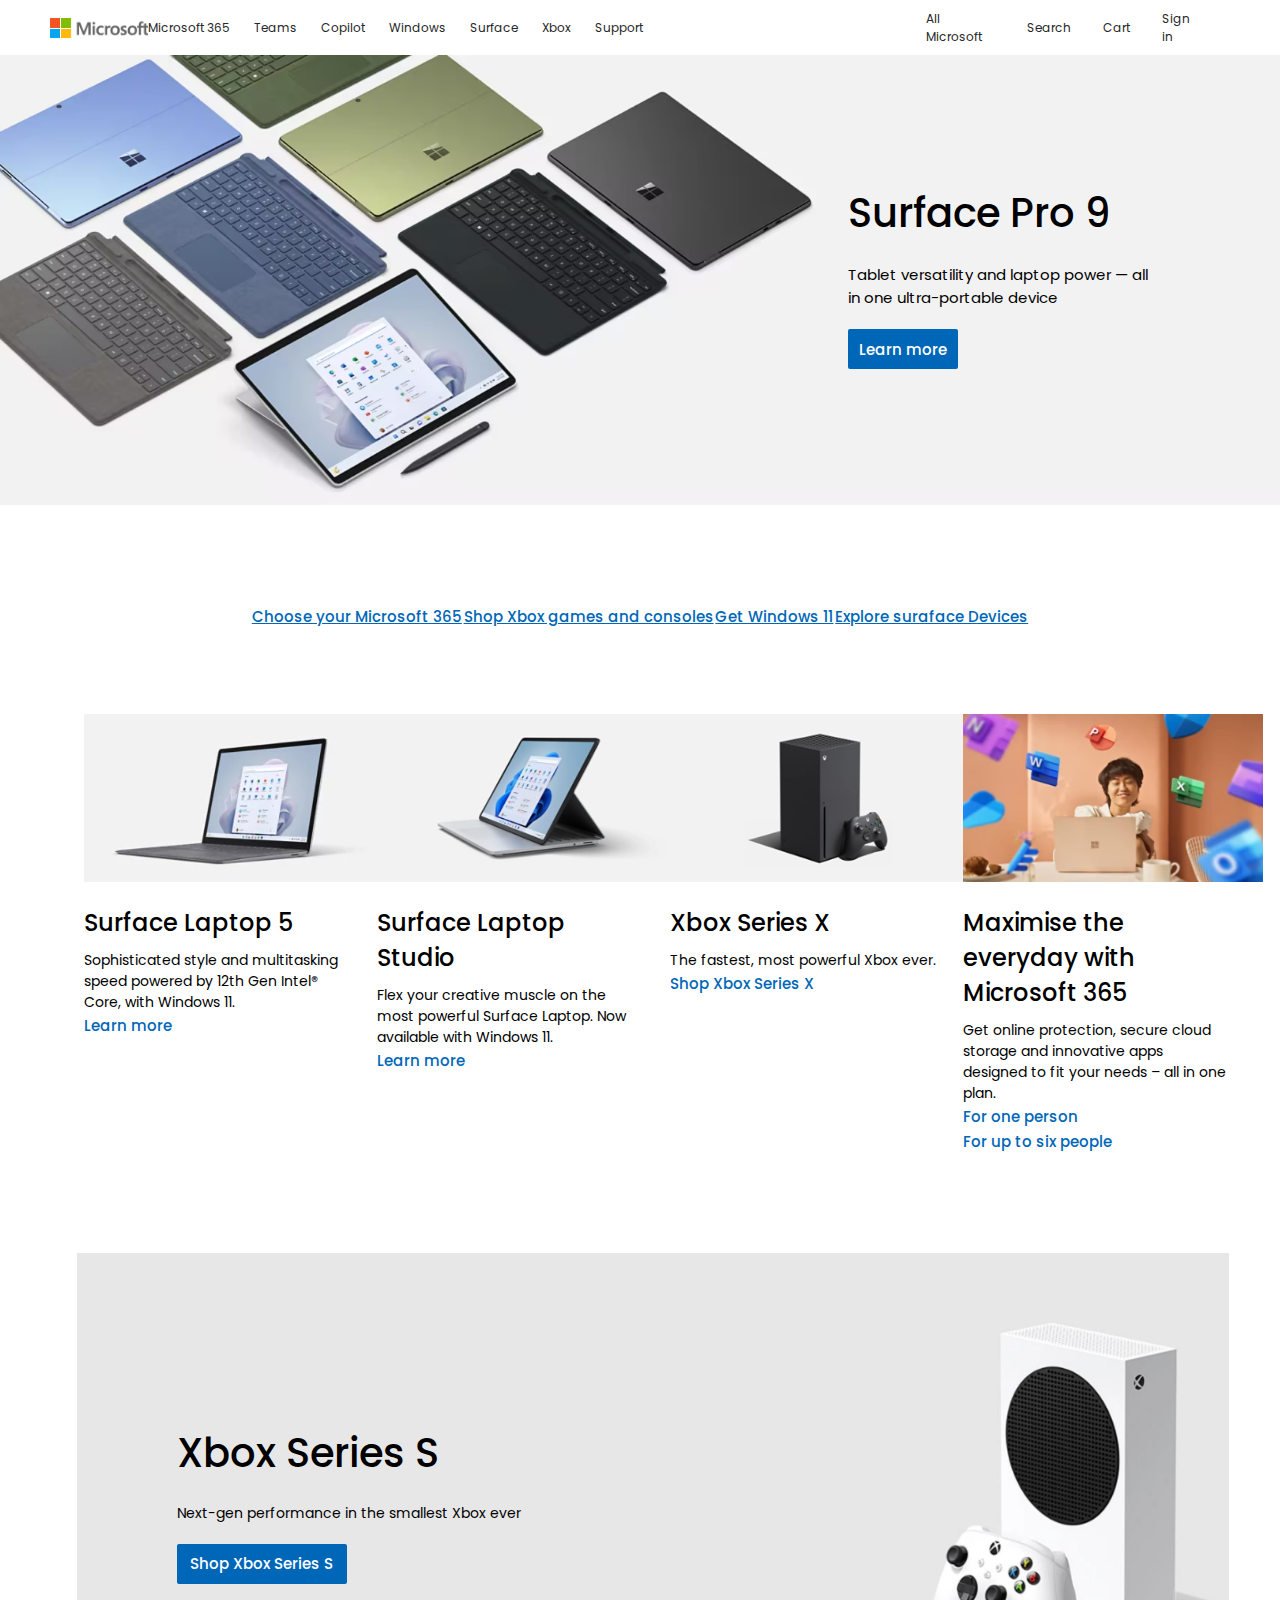
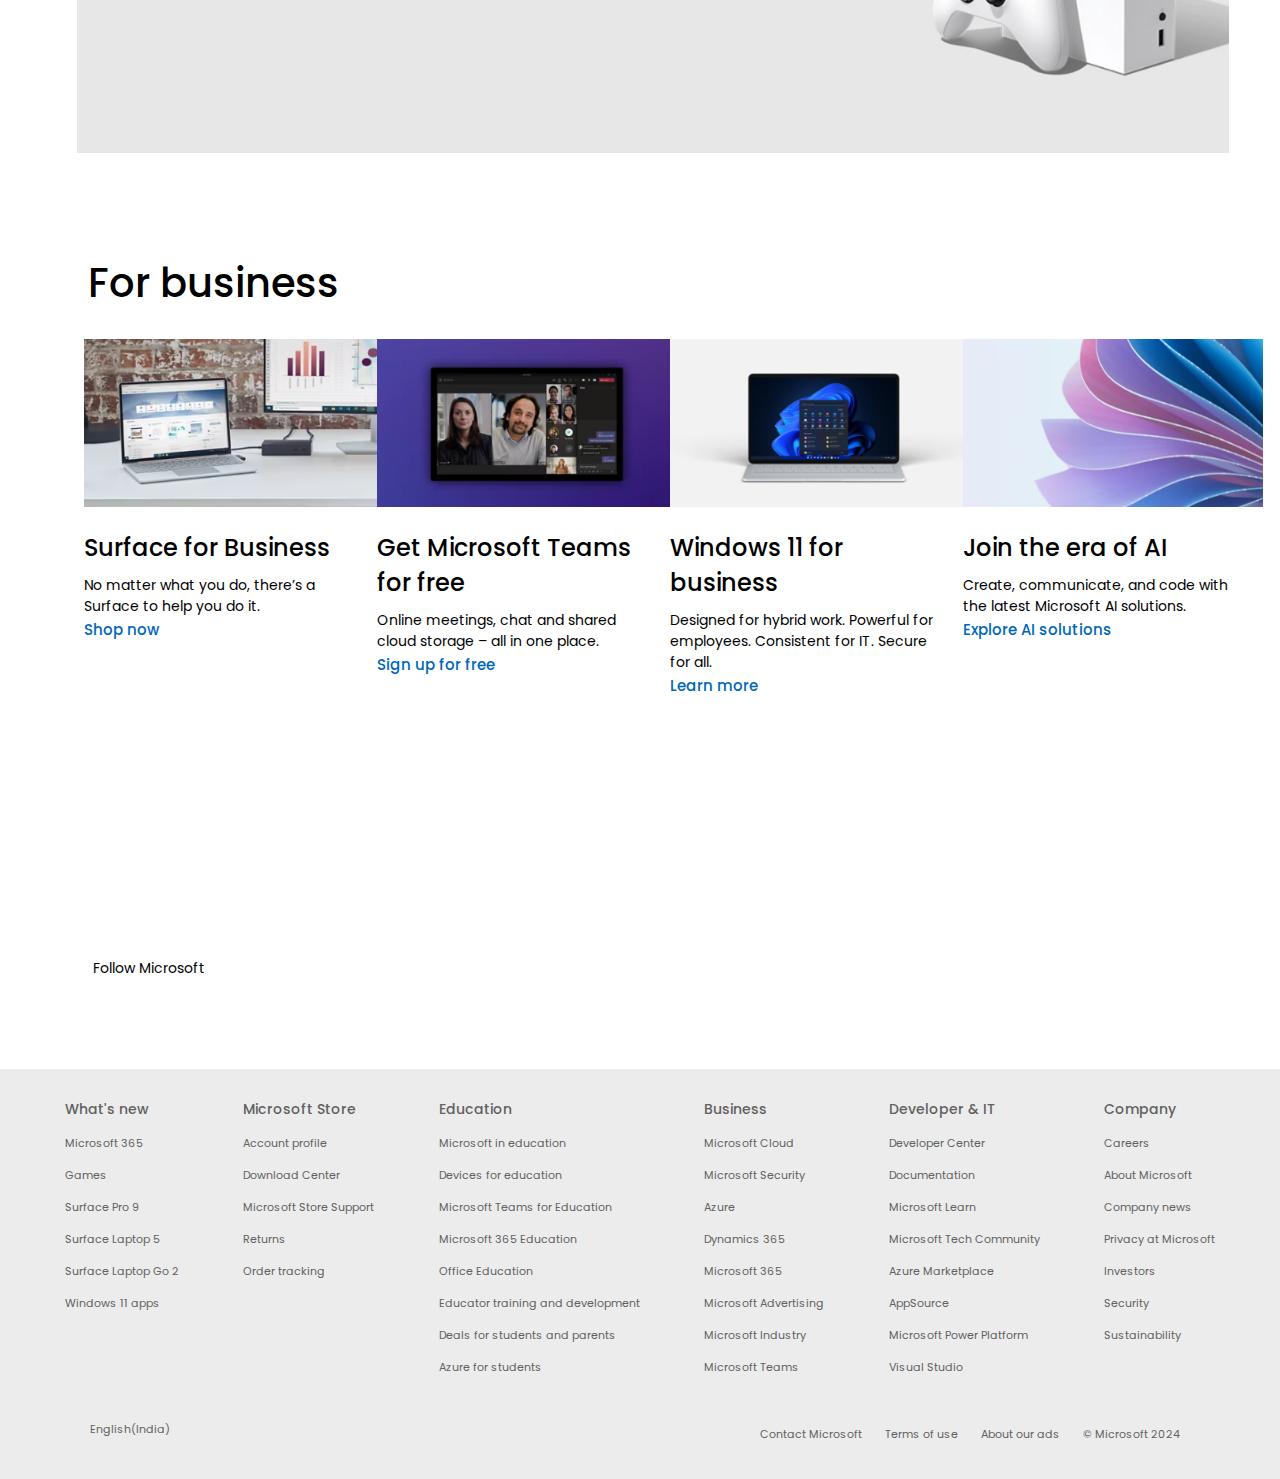
<file: index.html>
<!DOCTYPE html>
<html lang="en">
<head>
    <meta charset="UTF-8">
    <meta name="viewport" content="width=device-width, initial-scale=1.0">
    <title>Microsoft-Cloud,Computers,Apps,Games</title>
    <Link rel="icon" href="logo_ms.png"> 
    <link rel="preconnect" href="https://fonts.googleapis.com">
<link rel="preconnect" href="https://fonts.gstatic.com" crossorigin>
<link href="https://fonts.googleapis.com/css2?family=Poppins:ital,wght@0,100;0,200;0,300;0,400;0,500;0,600;0,700;0,800;0,900;1,100;1,200;1,300;1,400;1,500;1,600;1,700;1,800;1,900&display=swap" rel="stylesheet">
    <link rel="stylesheet" href="microsoft.css">
    <link rel="stylesheet" href="https://cdnjs.cloudflare.com/ajax/libs/font-awesome/6.5.1/css/all.min.css" integrity="sha512-DTOQO9RWCH3ppGqcWaEA1BIZOC6xxalwEsw9c2QQeAIftl+Vegovlnee1c9QX4TctnWMn13TZye+giMm8e2LwA==" crossorigin="anonymous" referrerpolicy="no-referrer" />
</head>
<body>
    <header>
        <div class="navbar">
            <div class="logo"></div>
            <div class="optns">
                <ul>
                    <a href="#">Microsoft 365</a>
                    <a href="#">Teams</a>
                    <a href="#">Copilot</a>
                    <a href="#">Windows</a>
                    <a href="#">Surface</a>
                    <a href="#">Xbox</a>
                    <a href="#">Support</a>
                </ul>
            </div>
            <div class="optns2">
                <ul>
                    <a href="#"><span>All Microsoft</span><i class="fa-solid fa-angle-down" style="margin-top: 5px;"></i></a>
                    <a href="#"><span>Search</span><i class="fa-solid fa-magnifying-glass"></i></a>
                    <a href="#"><span>Cart</span><i class="fa-solid fa-cart-shopping"></i></a>
                    <a href="#"><span>Sign in</span><i class="fa-regular fa-circle-user"></i></a>
                </ul>
            </div>
        </div>
    </header>
        <div class="hero-section">
            <div class="hero-msg">
                <p><h1>Surface Pro 9</h1></p>
               <div class="msg"> <p>Tablet versatility and laptop power — all in one ultra-portable device</p></div>
                <button>Learn more</button>
            </div>
        </div>
        <div class="slide-ops">
            <i class="fa-regular fa-circle-pause"></i>
            <i class="fa-solid fa-angle-left"></i>
            <i class="fa-regular fa-circle"></i>
            <i class="fa-solid fa-circle"></i>
            <i class="fa-solid fa-angle-right"></i>
        </div>
        <div class="wind-links">
            <i class="fa-brands fa-microsoft">
                <a href="#">Choose your Microsoft 365</a>
            </i>
            <i class="fa-brands fa-xbox">
                <a href="#">Shop Xbox games and consoles</a>
            </i>
            <i class="fa-brands fa-microsoft">
                <a href="#">Get Windows 11</a>
            </i>
            <i class="fa-solid fa-laptop">
                <a href="#">Explore suraface Devices</a>
            </i>
        </div>
        <div class="website-main">
            <div class="main-sectn">
                <div class="mainbox">
                    <div class="laptop">
                        <div class="main-img">
                            <img src="laptop_img.webp" alt="laptop image">
                        </div>
                        <div class="main-content">
                            <h1>Surface Laptop 5</h1>
                        <p>Sophisticated style and multitasking speed powered by 12th Gen Intel® Core, with Windows 11.</p>
                        <a href="#">Learn more <i class="fa-solid fa-chevron-right"></i></a>
                        </div>
                    </div>
                </div>
                <div class="mainbox">
                    <div class="laptop2">
                        <div class="main-img">
                            <img src="laptop_img2.webp" alt="laptop image">
                        </div>
                       <div class="main-content">
                        <h1>Surface Laptop Studio</h1>
                        <p>Flex your creative muscle on the most powerful Surface Laptop. Now available with Windows 11.</p>
                        <a href="#">Learn more <i class="fa-solid fa-chevron-right"></i></a>
                       </div>
                    </div>
                </div>
                <div class="mainbox">
                    <div class="sound-system">
                        <div class="main-img">
                            <img src="xbox_img.webp" alt="xbox img">
                        </div>
                      <div class="main-content">
                        <h1>Xbox Series X</h1>
                        <p>The fastest, most powerful Xbox ever.</p>
                        <a href="#">Shop Xbox Series X <i class="fa-solid fa-chevron-right"></i></a>
                      </div>
                    </div>
                </div>
                <div class="mainbox">
                    <div class="mc-365">
                        <div class="main-img">
                            <img src="mc_365_img.avif" alt="microsoft 365">
                        </div>
                        <div class="main-content">
                            <h1>Maximise the everyday with Microsoft 365</h1>
                        <p>Get online protection, secure cloud storage and innovative apps designed to fit your needs – all in one plan.</p>
                        <a href="#">For one person <i class="fa-solid fa-chevron-right"></i></a><br>
                        <a href="#">For up to six people <i class="fa-solid fa-chevron-right"></i></a>
                        </div>
                    </div>
                </div>
               </div>
            <div class="xbox-hero">
                <div class="xbox-msg">
                    <h1>Xbox Series S</h1>
                <p>Next-gen performance in the smallest Xbox ever</p>
                <button>Shop Xbox Series S</button>
                </div>
               </div>
            <div class="business">
                <div class="business-heading">
                    <h1>For business</h1>
                </div>
                <div class="main-sectn">
                    <div class="mainbox">
                        <div class="laptop">
                            <div class="main-img">
                                <img src="img_01.avif" alt="laptop image">
                            </div>
                            <div class="main-content">
                                <h1>Surface for Business</h1>
                            <p>No matter what you do, there’s a Surface to help you do it.</p>
                            <a href="#">Shop now <i class="fa-solid fa-chevron-right"></i></a>
                            </div>
                        </div>
                    </div>
                <div class="mainbox">
                    <div class="laptop2">
                        <div class="main-img">
                            <img src="img_02.webp" alt="image">
                        </div>
                       <div class="main-content">
                        <h1>Get Microsoft Teams for free</h1>
                        <p>Online meetings, chat and shared cloud storage – all in one place.</p>
                        <a href="#">Sign up for free <i class="fa-solid fa-chevron-right"></i></a>
                       </div>
                    </div>
                </div>
                <div class="mainbox">
                    <div class="sound-system">
                        <div class="main-img">
                            <img src="Content-Card-Windows-11-Business-img.jpeg" alt="image">
                        </div>
                      <div class="main-content">
                        <h1>Windows 11 for business</h1>
                        <p>Designed for hybrid work. Powerful for employees. Consistent for IT. Secure for all.</p>
                        <a href="#">Learn more <i class="fa-solid fa-chevron-right"></i></a>
                      </div>
                    </div>
                </div>
                <div class="mainbox">
                    <div class="mc-365">
                        <div class="main-img">
                            <img src="img_03.avif" alt="image">
                        </div>
                        <div class="main-content">
                            <h1>Join the era of AI</h1>
                        <p>Create, communicate, and code with the latest Microsoft AI solutions.</p>
                        <a href="#">Explore AI solutions <i class="fa-solid fa-chevron-right"></i></a><br>
                        </div>
                    </div>
                </div>
               </div>
            </div>
        </div>
        <div class="contact-us">
            <div class="social-media">
                <p>Follow Microsoft </p>
                <a href="#"><i class="fa-brands fa-facebook-f"></i></a>
                <a href="#"><i class="fa-brands fa-x-twitter"></i></a>
                <a href="#"><i class="fa-brands fa-youtube"></i></a>
            </div>
        </div>
        <footer>
            <div class="foot-panel">
                <ul>
                    <p>What's new</p>
                    <a href="#">Microsoft 365</a>
                    <a href="#">Games</a>
                    <a href="#">Surface Pro 9</a>
                    <a href="#">Surface Laptop 5</a>
                    <a href="#">Surface Laptop Go 2</a>
                    <a href="#">Windows 11 apps</a>
                </ul>
                <ul>
                    <p>Microsoft Store</p></li>
                    <a href="#">Account profile</a>
                    <a href="#">Download Center</a>
                    <a href="#">Microsoft Store Support</a>
                    <a href="#">Returns</a>
                    <a href="#">Order tracking</a>
                </ul>
                <ul>
                    <p>Education</p>
                    <a href="#">Microsoft in education</a>
                    <a href="#">Devices for education</a>
                    <a href="#">Microsoft Teams for Education</a>
                    <a href="#">Microsoft 365 Education</a>
                    <a href="#">Office Education</a>
                    <a href="#">Educator training and development</a>
                    <a href="#">Deals for students and parents</a>
                    <a href="#">Azure for students</a>
                </ul>
                <ul>
                    <p>Business</p>
                    <a href="#">Microsoft Cloud</a>
                    <a href="#">Microsoft Security</a>
                    <a href="#">Azure</a>
                    <a href="#">Dynamics 365</a>
                    <a href="#">Microsoft 365</a>
                    <a href="#">Microsoft Advertising</a>
                    <a href="#">Microsoft Industry</a>
                    <a href="#">Microsoft Teams</a>
                </ul>
                <ul>
                    <p>Developer &amp; IT</p>
                    <a href="#">Developer Center</a>
                    <a href="#">Documentation</a>
                    <a href="#">Microsoft Learn</a>
                    <a href="#">Microsoft Tech Community</a>
                    <a href="#">Azure Marketplace</a>
                    <a href="#">AppSource</a>
                    <a href="#">Microsoft Power Platform</a>
                    <a href="#">Visual Studio</a>
                </ul>
                <ul>
                    <p>Company</p>
                    <a href="#">Careers</a>
                    <a href="#">About Microsoft</a>
                    <a href="#">Company news</a>
                    <a href="#">Privacy at Microsoft</a>
                    <a href="#">Investors</a>
                    <a href="#">Security</a>
                    <a href="#">Sustainability</a>
                </ul>
            </div>
            <div class="footer-list">
                <div class="foot-panel2">
                    <ul>
                        <a href="#">Contact Microsoft</a>
                        <a href="#">Terms of use</a>
                        <a href="#">About our ads</a>
                        <a href="#">© Microsoft 2024</a>
                    </ul>
                </div>
                <div class="foot-links">
                        <a href="#"><i class="fa-solid fa-earth-americas" style="font-size: 20px;"></i><span>English(India)</span></a>
                </div>
            </div>
        </footer>
    </body>
</html>
</file>
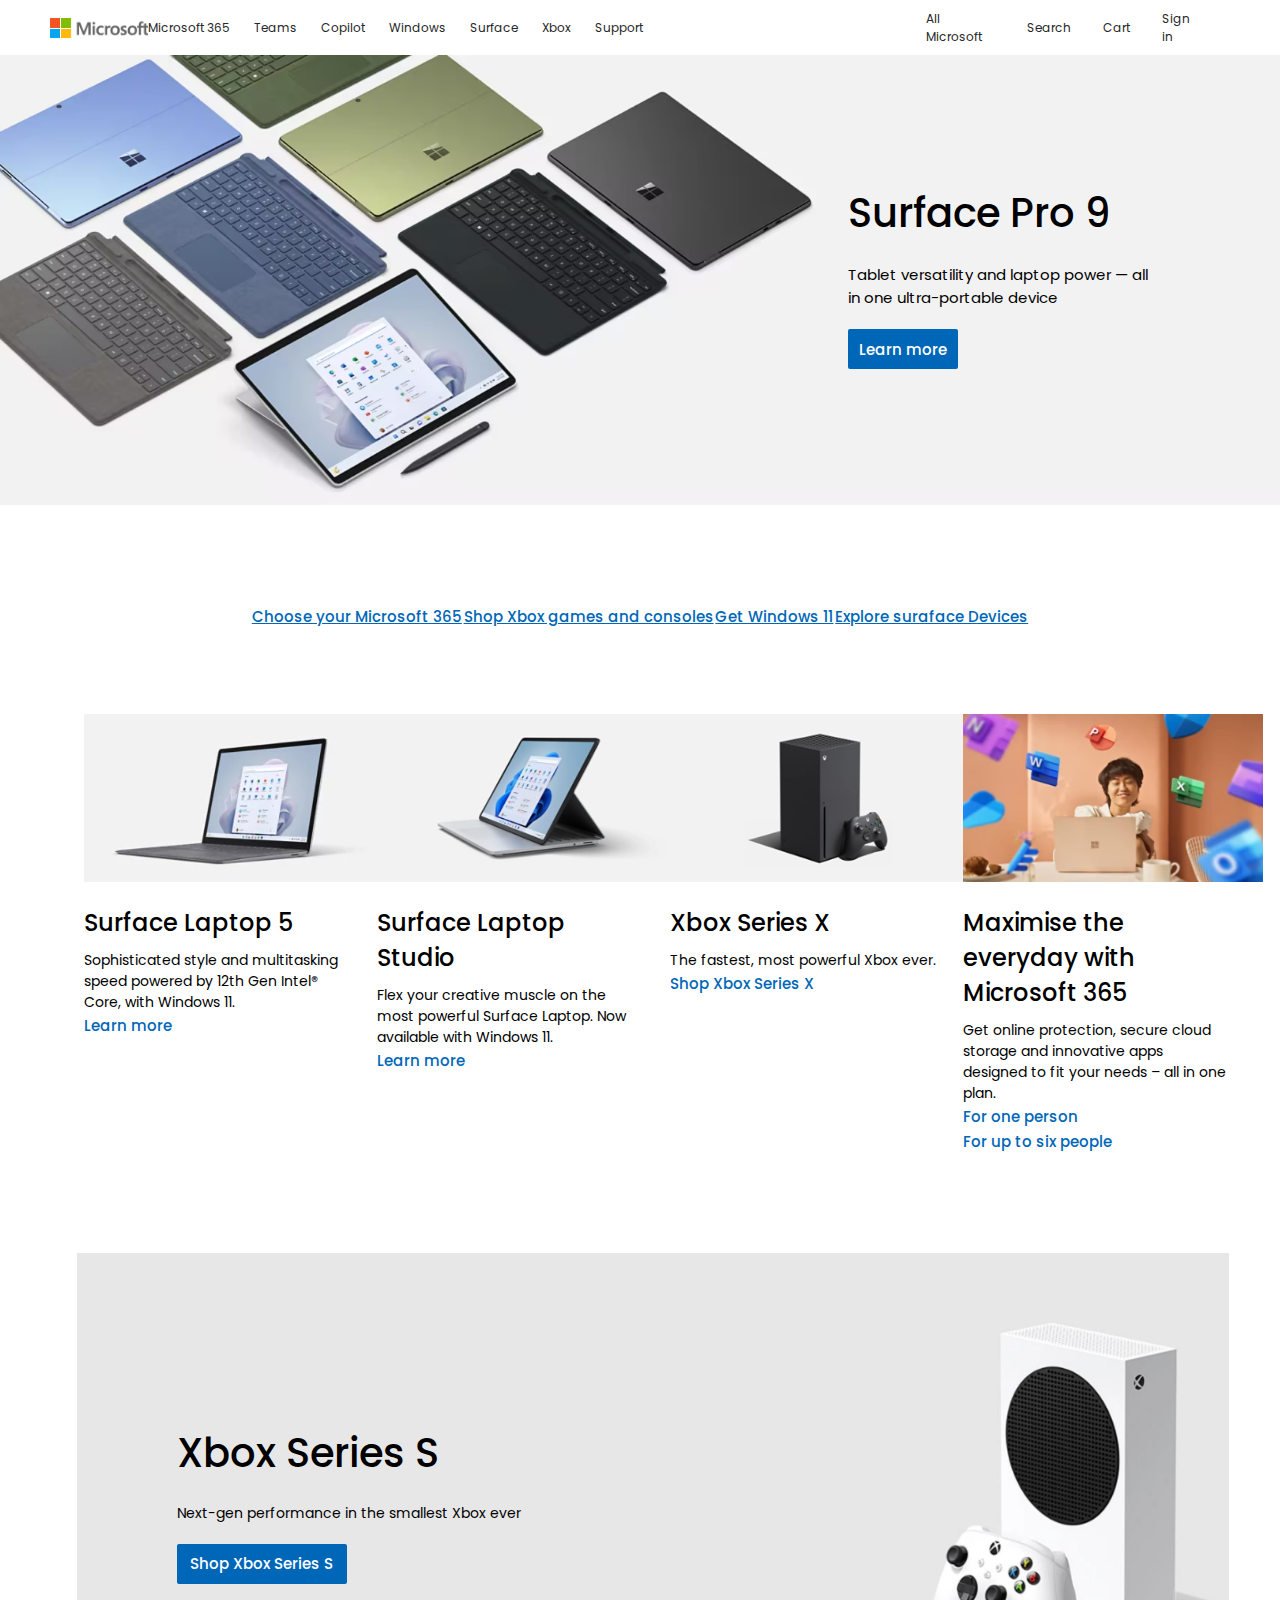
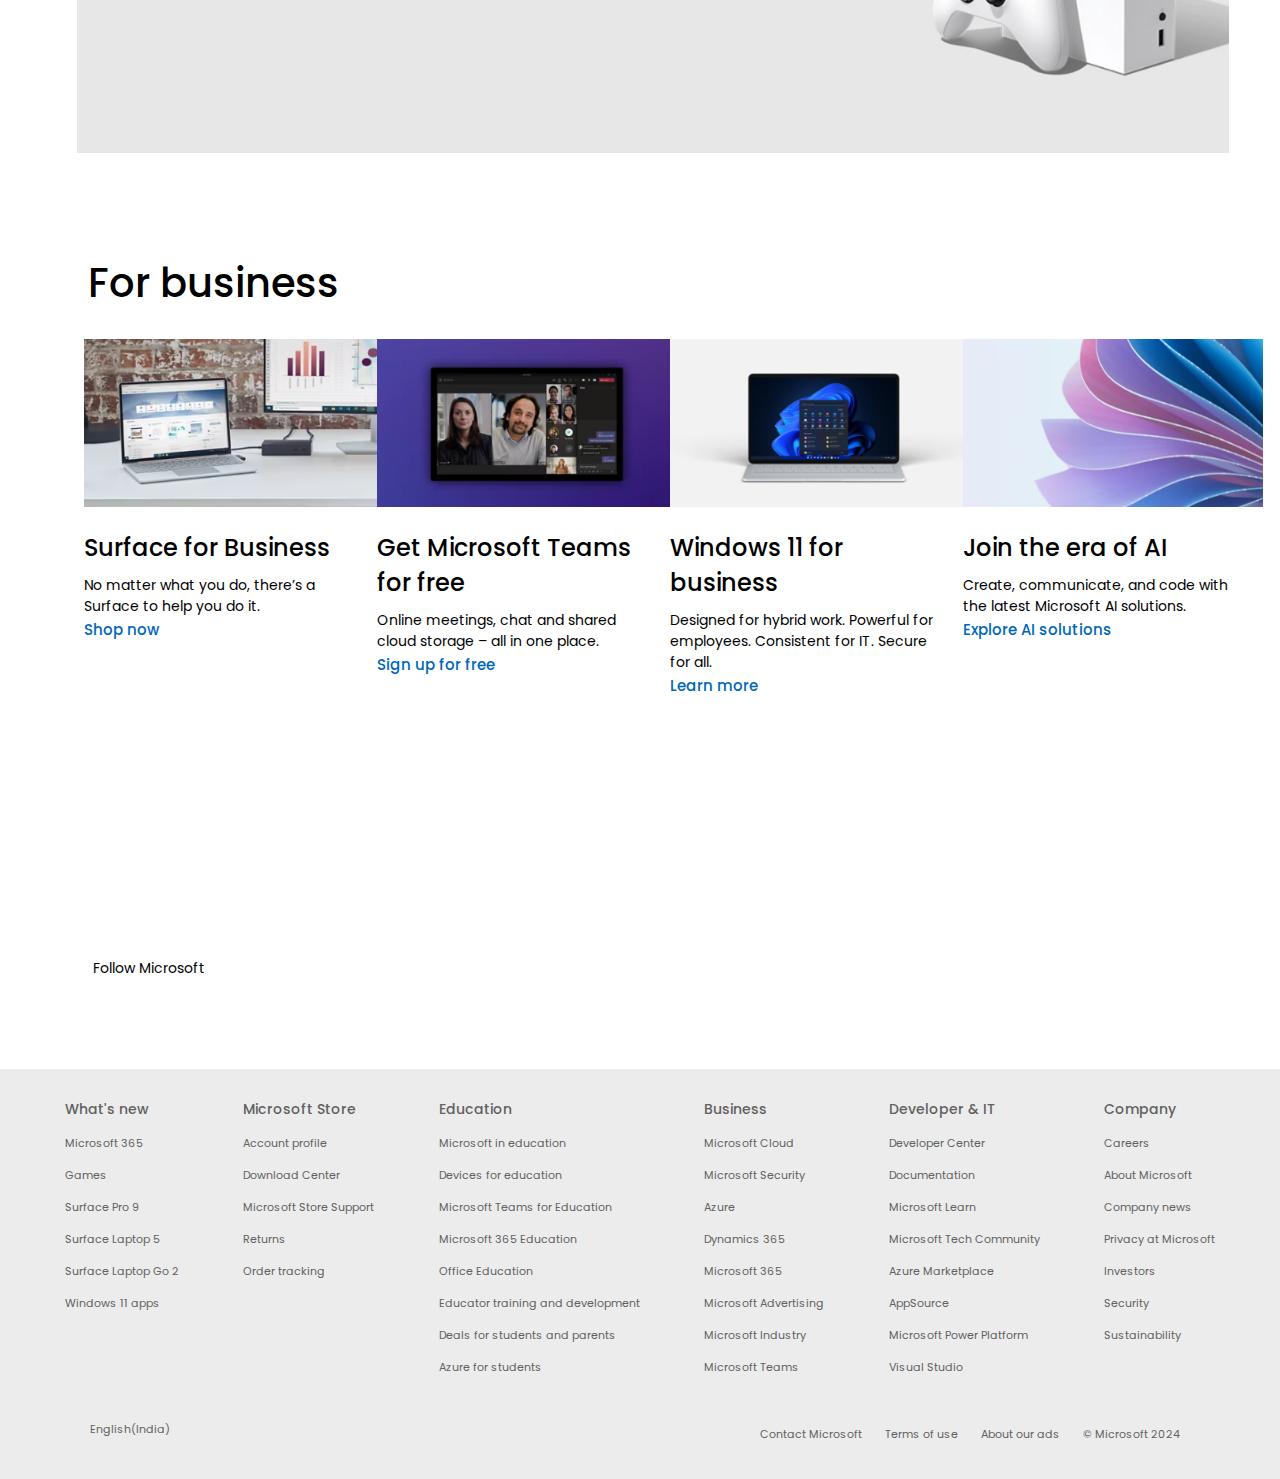
<file: microsoft.html>
<!DOCTYPE html>
<html lang="en">
<head>
    <meta charset="UTF-8">
    <meta name="viewport" content="width=device-width, initial-scale=1.0">
    <title>Microsoft-Cloud,Computers,Apps,Games</title>
    <Link rel="icon" href="logo_ms.png"> 
    <link rel="preconnect" href="https://fonts.googleapis.com">
<link rel="preconnect" href="https://fonts.gstatic.com" crossorigin>
<link href="https://fonts.googleapis.com/css2?family=Poppins:ital,wght@0,100;0,200;0,300;0,400;0,500;0,600;0,700;0,800;0,900;1,100;1,200;1,300;1,400;1,500;1,600;1,700;1,800;1,900&display=swap" rel="stylesheet">
    <link rel="stylesheet" href="microsoft.css">
    <link rel="stylesheet" href="https://cdnjs.cloudflare.com/ajax/libs/font-awesome/6.5.1/css/all.min.css" integrity="sha512-DTOQO9RWCH3ppGqcWaEA1BIZOC6xxalwEsw9c2QQeAIftl+Vegovlnee1c9QX4TctnWMn13TZye+giMm8e2LwA==" crossorigin="anonymous" referrerpolicy="no-referrer" />
</head>
<body>
    <header>
        <div class="navbar">
            <div class="logo"></div>
            <div class="optns">
                <ul>
                    <a href="#">Microsoft 365</a>
                    <a href="#">Teams</a>
                    <a href="#">Copilot</a>
                    <a href="#">Windows</a>
                    <a href="#">Surface</a>
                    <a href="#">Xbox</a>
                    <a href="#">Support</a>
                </ul>
            </div>
            <div class="optns2">
                <ul>
                    <a href="#"><span>All Microsoft</span><i class="fa-solid fa-angle-down" style="margin-top: 5px;"></i></a>
                    <a href="#"><span>Search</span><i class="fa-solid fa-magnifying-glass"></i></a>
                    <a href="#"><span>Cart</span><i class="fa-solid fa-cart-shopping"></i></a>
                    <a href="#"><span>Sign in</span><i class="fa-regular fa-circle-user"></i></a>
                </ul>
            </div>
        </div>
    </header>
        <div class="hero-section">
            <div class="hero-msg">
                <p><h1>Surface Pro 9</h1></p>
               <div class="msg"> <p>Tablet versatility and laptop power — all in one ultra-portable device</p></div>
                <button>Learn more</button>
            </div>
        </div>
        <div class="slide-ops">
            <i class="fa-regular fa-circle-pause"></i>
            <i class="fa-solid fa-angle-left"></i>
            <i class="fa-regular fa-circle"></i>
            <i class="fa-solid fa-circle"></i>
            <i class="fa-solid fa-angle-right"></i>
        </div>
        <div class="wind-links">
            <i class="fa-brands fa-microsoft">
                <a href="#">Choose your Microsoft 365</a>
            </i>
            <i class="fa-brands fa-xbox">
                <a href="#">Shop Xbox games and consoles</a>
            </i>
            <i class="fa-brands fa-microsoft">
                <a href="#">Get Windows 11</a>
            </i>
            <i class="fa-solid fa-laptop">
                <a href="#">Explore suraface Devices</a>
            </i>
        </div>
        <div class="website-main">
            <div class="main-sectn">
                <div class="mainbox">
                    <div class="laptop">
                        <div class="main-img">
                            <img src="laptop_img.webp" alt="laptop image">
                        </div>
                        <div class="main-content">
                            <h1>Surface Laptop 5</h1>
                        <p>Sophisticated style and multitasking speed powered by 12th Gen Intel® Core, with Windows 11.</p>
                        <a href="#">Learn more <i class="fa-solid fa-chevron-right"></i></a>
                        </div>
                    </div>
                </div>
                <div class="mainbox">
                    <div class="laptop2">
                        <div class="main-img">
                            <img src="laptop_img2.webp" alt="laptop image">
                        </div>
                       <div class="main-content">
                        <h1>Surface Laptop Studio</h1>
                        <p>Flex your creative muscle on the most powerful Surface Laptop. Now available with Windows 11.</p>
                        <a href="#">Learn more <i class="fa-solid fa-chevron-right"></i></a>
                       </div>
                    </div>
                </div>
                <div class="mainbox">
                    <div class="sound-system">
                        <div class="main-img">
                            <img src="xbox_img.webp" alt="xbox img">
                        </div>
                      <div class="main-content">
                        <h1>Xbox Series X</h1>
                        <p>The fastest, most powerful Xbox ever.</p>
                        <a href="#">Shop Xbox Series X <i class="fa-solid fa-chevron-right"></i></a>
                      </div>
                    </div>
                </div>
                <div class="mainbox">
                    <div class="mc-365">
                        <div class="main-img">
                            <img src="mc_365_img.avif" alt="microsoft 365">
                        </div>
                        <div class="main-content">
                            <h1>Maximise the everyday with Microsoft 365</h1>
                        <p>Get online protection, secure cloud storage and innovative apps designed to fit your needs – all in one plan.</p>
                        <a href="#">For one person <i class="fa-solid fa-chevron-right"></i></a><br>
                        <a href="#">For up to six people <i class="fa-solid fa-chevron-right"></i></a>
                        </div>
                    </div>
                </div>
               </div>
            <div class="xbox-hero">
                <div class="xbox-msg">
                    <h1>Xbox Series S</h1>
                <p>Next-gen performance in the smallest Xbox ever</p>
                <button>Shop Xbox Series S</button>
                </div>
               </div>
            <div class="business">
                <div class="business-heading">
                    <h1>For business</h1>
                </div>
                <div class="main-sectn">
                    <div class="mainbox">
                        <div class="laptop">
                            <div class="main-img">
                                <img src="img_01.avif" alt="laptop image">
                            </div>
                            <div class="main-content">
                                <h1>Surface for Business</h1>
                            <p>No matter what you do, there’s a Surface to help you do it.</p>
                            <a href="#">Shop now <i class="fa-solid fa-chevron-right"></i></a>
                            </div>
                        </div>
                    </div>
                <div class="mainbox">
                    <div class="laptop2">
                        <div class="main-img">
                            <img src="img_02.webp" alt="image">
                        </div>
                       <div class="main-content">
                        <h1>Get Microsoft Teams for free</h1>
                        <p>Online meetings, chat and shared cloud storage – all in one place.</p>
                        <a href="#">Sign up for free <i class="fa-solid fa-chevron-right"></i></a>
                       </div>
                    </div>
                </div>
                <div class="mainbox">
                    <div class="sound-system">
                        <div class="main-img">
                            <img src="Content-Card-Windows-11-Business-img.jpeg" alt="image">
                        </div>
                      <div class="main-content">
                        <h1>Windows 11 for business</h1>
                        <p>Designed for hybrid work. Powerful for employees. Consistent for IT. Secure for all.</p>
                        <a href="#">Learn more <i class="fa-solid fa-chevron-right"></i></a>
                      </div>
                    </div>
                </div>
                <div class="mainbox">
                    <div class="mc-365">
                        <div class="main-img">
                            <img src="img_03.avif" alt="image">
                        </div>
                        <div class="main-content">
                            <h1>Join the era of AI</h1>
                        <p>Create, communicate, and code with the latest Microsoft AI solutions.</p>
                        <a href="#">Explore AI solutions <i class="fa-solid fa-chevron-right"></i></a><br>
                        </div>
                    </div>
                </div>
               </div>
            </div>
        </div>
        <div class="contact-us">
            <div class="social-media">
                <p>Follow Microsoft </p>
                <a href="#"><i class="fa-brands fa-facebook-f"></i></a>
                <a href="#"><i class="fa-brands fa-x-twitter"></i></a>
                <a href="#"><i class="fa-brands fa-youtube"></i></a>
            </div>
        </div>
        <footer>
            <div class="foot-panel">
                <ul>
                    <p>What's new</p>
                    <a href="#">Microsoft 365</a>
                    <a href="#">Games</a>
                    <a href="#">Surface Pro 9</a>
                    <a href="#">Surface Laptop 5</a>
                    <a href="#">Surface Laptop Go 2</a>
                    <a href="#">Windows 11 apps</a>
                </ul>
                <ul>
                    <p>Microsoft Store</p></li>
                    <a href="#">Account profile</a>
                    <a href="#">Download Center</a>
                    <a href="#">Microsoft Store Support</a>
                    <a href="#">Returns</a>
                    <a href="#">Order tracking</a>
                </ul>
                <ul>
                    <p>Education</p>
                    <a href="#">Microsoft in education</a>
                    <a href="#">Devices for education</a>
                    <a href="#">Microsoft Teams for Education</a>
                    <a href="#">Microsoft 365 Education</a>
                    <a href="#">Office Education</a>
                    <a href="#">Educator training and development</a>
                    <a href="#">Deals for students and parents</a>
                    <a href="#">Azure for students</a>
                </ul>
                <ul>
                    <p>Business</p>
                    <a href="#">Microsoft Cloud</a>
                    <a href="#">Microsoft Security</a>
                    <a href="#">Azure</a>
                    <a href="#">Dynamics 365</a>
                    <a href="#">Microsoft 365</a>
                    <a href="#">Microsoft Advertising</a>
                    <a href="#">Microsoft Industry</a>
                    <a href="#">Microsoft Teams</a>
                </ul>
                <ul>
                    <p>Developer &amp; IT</p>
                    <a href="#">Developer Center</a>
                    <a href="#">Documentation</a>
                    <a href="#">Microsoft Learn</a>
                    <a href="#">Microsoft Tech Community</a>
                    <a href="#">Azure Marketplace</a>
                    <a href="#">AppSource</a>
                    <a href="#">Microsoft Power Platform</a>
                    <a href="#">Visual Studio</a>
                </ul>
                <ul>
                    <p>Company</p>
                    <a href="#">Careers</a>
                    <a href="#">About Microsoft</a>
                    <a href="#">Company news</a>
                    <a href="#">Privacy at Microsoft</a>
                    <a href="#">Investors</a>
                    <a href="#">Security</a>
                    <a href="#">Sustainability</a>
                </ul>
            </div>
            <div class="footer-list">
                <div class="foot-panel2">
                    <ul>
                        <a href="#">Contact Microsoft</a>
                        <a href="#">Terms of use</a>
                        <a href="#">About our ads</a>
                        <a href="#">© Microsoft 2024</a>
                    </ul>
                </div>
                <div class="foot-links">
                        <a href="#"><i class="fa-solid fa-earth-americas" style="font-size: 20px;"></i><span>English(India)</span></a>
                </div>
            </div>
        </footer>
    </body>
</html>
</file>
<file: microsoft.css>
*{
    margin: 0;
    padding: 0;
    font-family: "Poppins", sans-serif;
    /* font-family: 'Segoe UI', SegoeUI, "Helvetica Neue", Helvetica, Arial, sans-serif; */
}

/** nav bar **/
.navbar {
    background-color: #fff;
    color: black;
    height: 55px;
    justify-content: space-evenly;
    display: flex;
    align-items: center;
}

.logo {
    background-image: url("logo_img.png");
    background-size: cover;
    height: 20px;
    width: 100px;
    margin-left: 50px;
}

.optns {
    width: 45rem;
    margin-right: 70px;
}

.optns ul,
.optns2 ul {
    display: flex;
    gap: 1.5rem;
    font-size: 12px;
}

.optns ul a,
.optns2 ul a {
    text-decoration: none;
    color: #262626;
    display: flex;
    align-items: center;
    justify-content: center;
}

.optns a:hover,
.optns2 span:hover {
    text-decoration: underline;
}

.optns2 ul {
    margin-right: 70px;
    justify-content: center;
    align-items: center;
}

.optns2 i {
    margin-left: 0.5rem;
}

.fa-circle-user {
    font-size: 25px;
} 

/** hero section */
.hero-section {
    background-image: url("hero_img.avif");
    background-size: cover;
    height: 450px;
    display: flex;
    justify-content: flex-end;
}

.hero-msg {
   padding: 8rem;
   margin-left: 45rem;
}

.hero-msg h1 {
    font-size: 2.5rem;
    font-weight: 500;
    font-style: normal;
}

.msg {
    margin-top: 20px;
    font-size: 15px;
}

.hero-msg button {
    margin-top: 20px;
    height: 40px;
    width: 110px;
    background-color: #0067b8;
    border: none;
    border-radius: 2px;
    color: #fff;
    font-size: 15px;
    font-weight: 500;
    font-style: normal;
}

.hero-content {
    display: flex;
    margin-top: 100px;
}

.slide-ops {
    display: flex;
    align-items: center;
    justify-content: center;
    gap: 25px;
    margin-top: 20px;
}

.fa-circle {
    font-size: 10px;
}

.fa-circle-pause, .fa-angle-left, .fa-angle-right {
    font-size: 20px;
}

.wind-links {
    display: flex;
    align-items: center;
    justify-content: space-evenly;
    margin-right: 250px;
    margin-left: 250px;
    margin-top: 30px;
}

.wind-links i {
    display: flex;
    flex-direction: column;
    align-items: center;
    justify-content: center;
    font-size: 35px;
    margin-top: 50px;
    gap: 10px;
}

.wind-links i a {
    font-size: 15px;
    font-weight: 500;
    font-style: normal;
    color: #0067b8;
}

/* main sectiom */

.website-main {
    display: flex;
    flex-wrap: wrap;
    align-items: center;
    justify-content: center;
}

.main-sectn {
    display: flex;
    flex-wrap: wrap;
    align-items: center;
    justify-content: center;
    margin-left: 50px;
    gap: 10px;
    /* background-color: #e2e7e6; */
}

.mainbox {
    /* background-color: aqua; */
    height: 540px;
    width: 23%;
    padding: 20px 0px 15px;
    margin-top: 50px;
}

.main-img img {
    width: 300px;
    background-size: cover;
    margin-top: 1rem;
    margin-bottom: 1rem;
}

.main-content {
    margin-right: 1rem;
} 

.main-content h1 {
    font-size: 1.5rem;
    font-weight: 500;
    font-style: normal;
}

.main-content p {
    margin-top: 10px;
    font-size: 14px;
}
.main-content a,  .main-content a i {
    margin-top: 20px;
    font-size: 15px;
}

.main-content a {
    color: #0067b8;
    text-decoration: none;
    font-weight: 500;
    font-style: normal;
}

.xbox-hero {
    background-image: url("xbox_hero_img.webp");
    background-size: cover;
    height: 500px;
    width: 90%;
    margin-left: 2%;
    display: flex;
    justify-content: flex-start;
    align-items: center;
}

.xbox-msg {
    margin-left: 100px;
}

.xbox-msg h1, .business-heading h1 {
    font-size: 2.5rem;
    font-weight: 500;
    font-style: normal;
}

.xbox-msg p {
    margin-top: 20px;
    font-size: 14px;
}

.xbox-msg button {
    margin-top: 20px;
    height: 40px;
    width: 170px;
    background-color: #0067b8;
    border: none;
    border-radius: 2px;
    color: #fff;
    font-size: 15px;
    font-weight: 500;
    font-style: normal;
}

.business .main-sectn {
    margin-top: -70px;
}

.business-heading h1 {
    margin-top: 100px;
    margin-bottom: 10px;
    padding-left: 5.5rem;
}

/* social media */

.contact-us {
    width: 30%;
}

.social-media {
    display: flex;
    justify-content: space-evenly;
    align-items: baseline;
    font-size: 14px;
    margin-bottom: 10px;
    padding: 5rem;
    gap: 15px;
}

.social-media a {
    text-decoration: none;
    color: black;
    font-size: 1.35rem;
}

/* footer */

footer {
    background-color: #ececec;
    /* color: #616161; */
    height: 410px;
}

.foot-panel {
    display: flex;
    justify-content: space-evenly;
}

.foot-panel ul p {
    font-size: 14px;
    font-weight: 500;
    color: #616161;
}

.foot-panel ul {
    /* list-style: none; */
    margin-top: 30px;
}

.foot-panel a,
.foot-links a {
    text-decoration: none;
    font-size: 11px;
    margin-top: 15px;
    display: flex;
    align-items: center;
    color: #616161;
}

.foot-panel a:hover,
.foot-panel2 a:hover,
.foot-links span:hover {
    text-decoration: underline;
    color: #000;
}

.foot-panel2 ul {
    font-size: 11px;
    line-height: 16px;
    float: right;
    margin: 50px 100px 3px 0;
}

.foot-panel2 a {
    text-decoration: none;
    color: #616161;
    margin-left: 20px;
}

.foot-links span {
    margin-left: 10px;
}

.foot-links {
    padding: 30px;
    margin-left: 50px;
}
</file>
